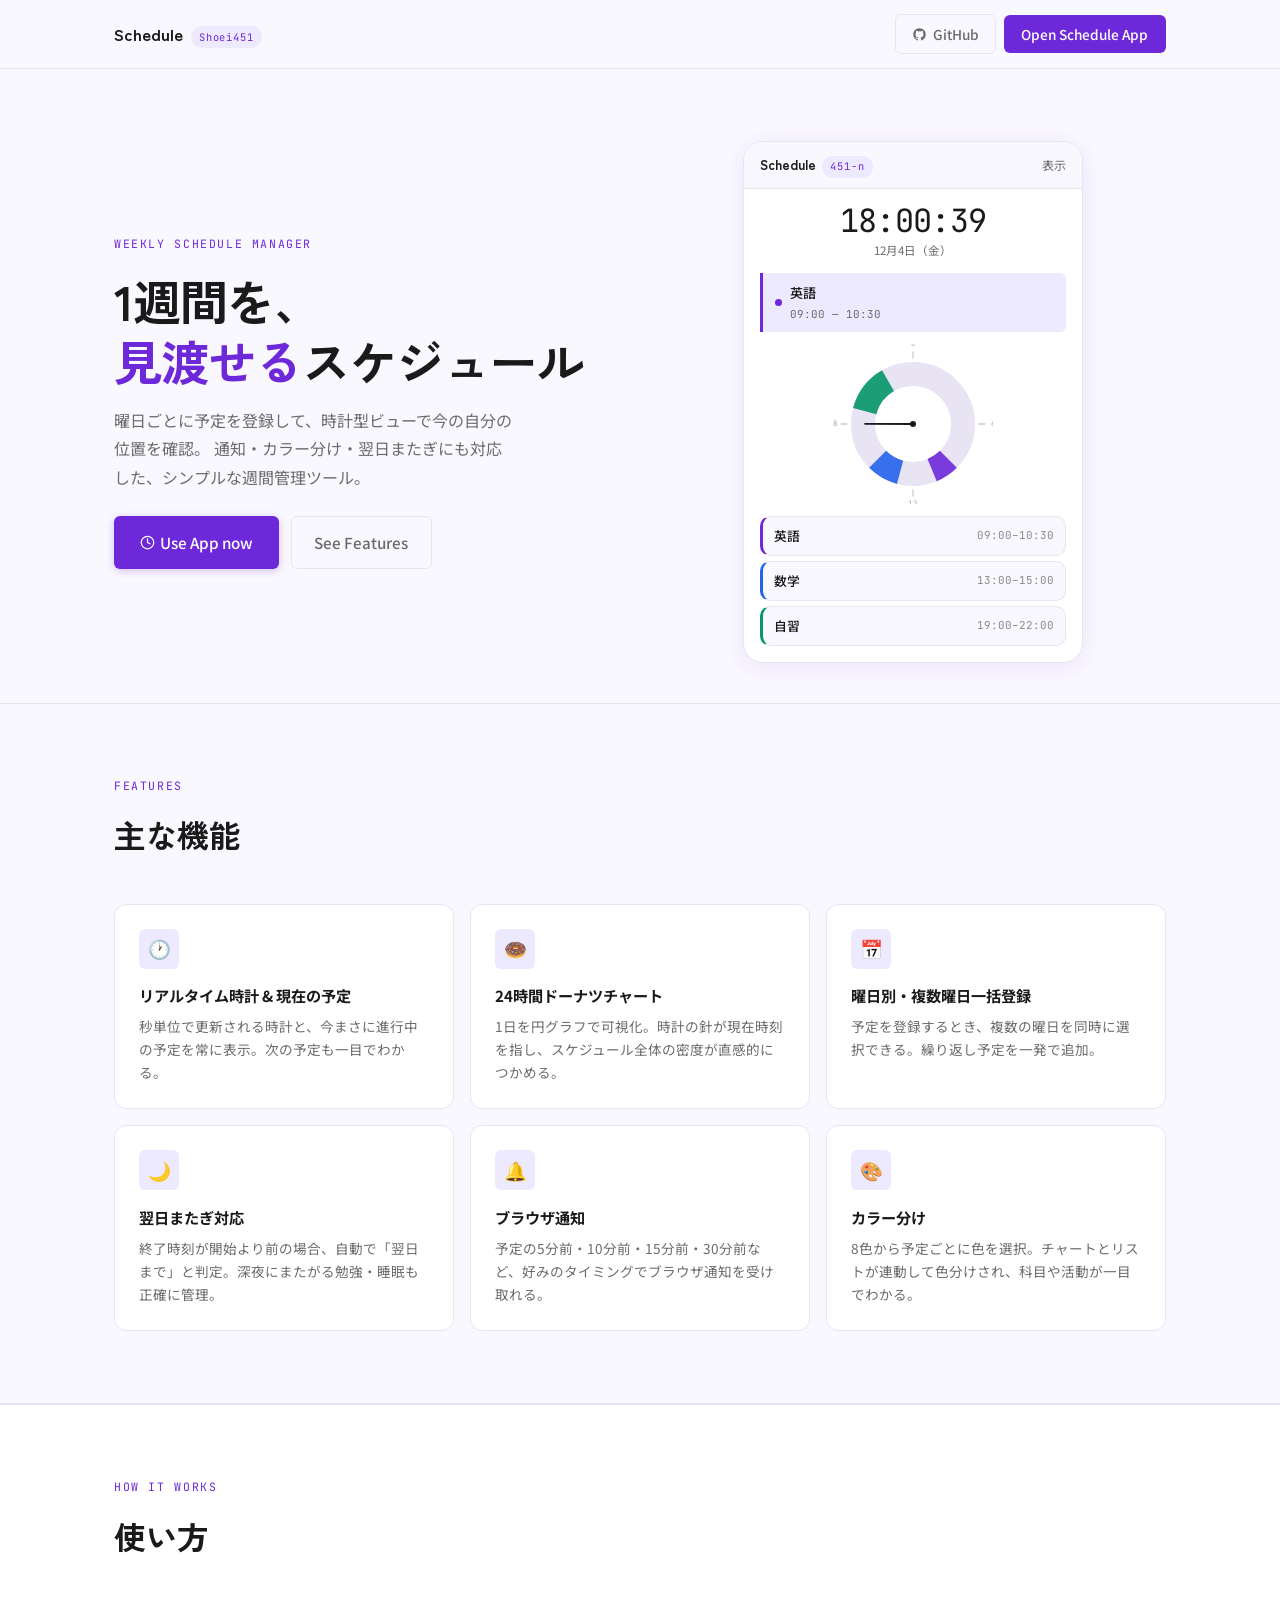
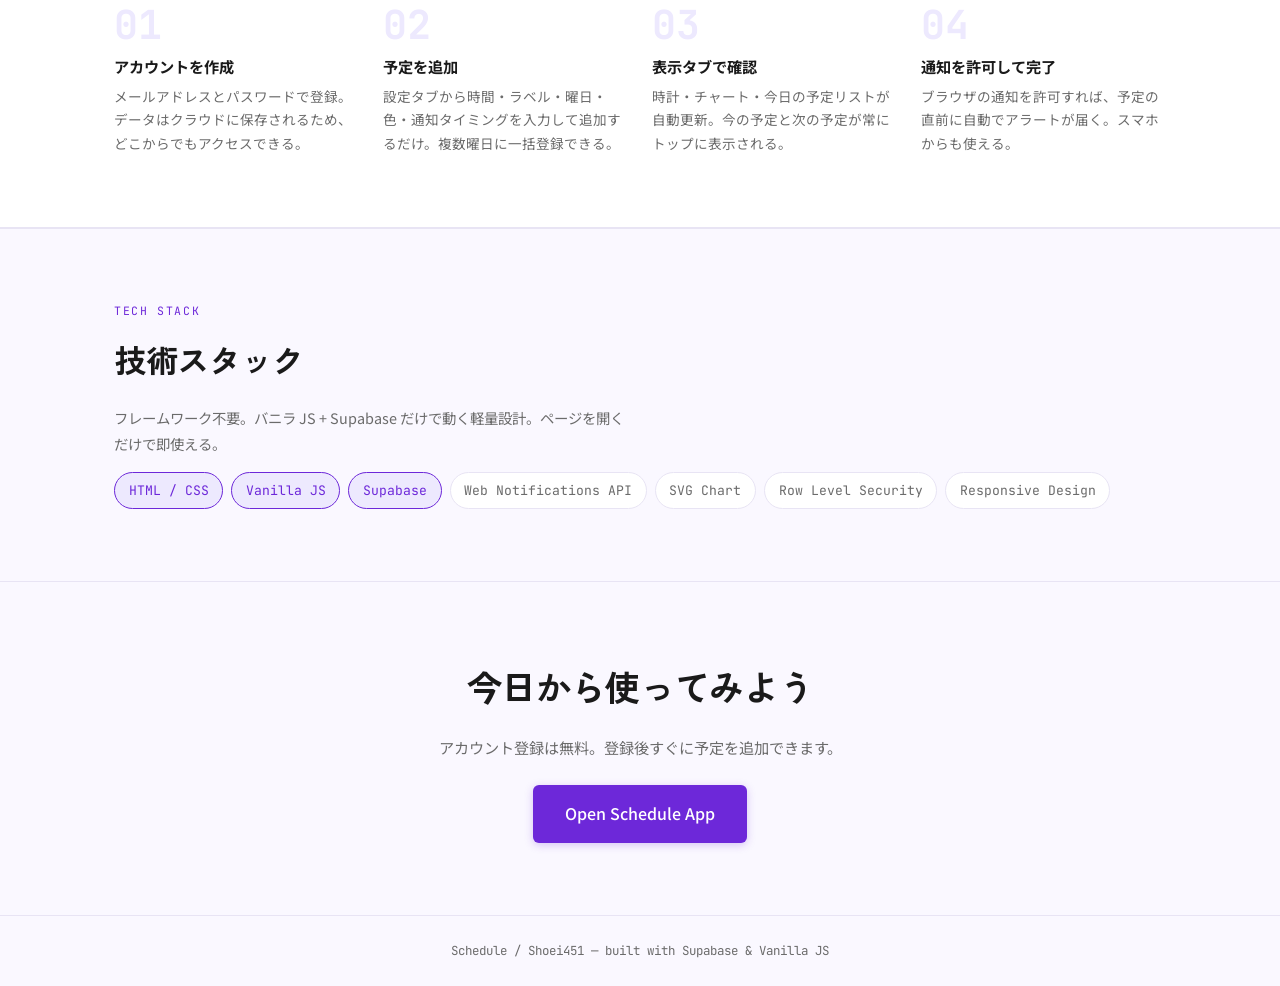
<file: index.html>
<!DOCTYPE html>
<html lang="ja">
<head>
  <meta charset="UTF-8">
  <meta name="viewport" content="width=device-width, initial-scale=1.0">
  <title>Schedule | Introduction - Shoei451</title>
  <link rel="icon" href="schedule-tracker.svg">
  <link rel="preconnect" href="https://fonts.googleapis.com">
  <link href="https://fonts.googleapis.com/css2?family=Noto+Sans+JP:wght@400;500;700&family=Zen+Kaku+Gothic+New:wght@400;700&family=JetBrains+Mono:wght@400;500&display=swap" rel="stylesheet">
  <style>
    *, *::before, *::after { box-sizing: border-box; margin: 0; padding: 0; }

    :root {
      --color-bg: #faf8ff;
      --color-surface: #ffffff;
      --color-border: #e8e4f4;
      --color-text-primary: #1a1a1a;
      --color-text-secondary: #6b6b6b;
      --color-accent: #6d28d9;
      --color-accent-light: #ede9fe;
      --color-accent-mid: #8b5cf6;

      --font-sans: 'Noto Sans JP', 'Hiragino Kaku Gothic ProN', sans-serif;
      --font-display: 'Zen Kaku Gothic New', 'Noto Sans JP', sans-serif;
      --font-mono: 'JetBrains Mono', 'Fira Code', monospace;

      --space-xs: 0.5rem;
      --space-sm: 1rem;
      --space-md: 1.5rem;
      --space-lg: 2.5rem;
      --space-xl: 4.5rem;

      --radius-sm: 6px;
      --radius-md: 12px;
      --radius-lg: 20px;
      --shadow-sm: 0 1px 3px rgba(109,40,217,0.06);
      --shadow-md: 0 4px 24px rgba(109,40,217,0.10);
    }

    html { scroll-behavior: smooth; }

    body {
      font-family: var(--font-sans);
      background: var(--color-bg);
      color: var(--color-text-primary);
      font-size: 1rem;
      line-height: 1.8;
      font-feature-settings: "pkna";
      -webkit-font-smoothing: antialiased;
    }

    /* ── NAVBAR ── */
    .navbar {
      position: sticky; top: 0; z-index: 100;
      background: rgba(250, 248, 255, 0.90);
      backdrop-filter: blur(12px);
      -webkit-backdrop-filter: blur(12px);
      border-bottom: 1px solid var(--color-border);
    }
    .navbar__inner {
      max-width: 1100px; margin: 0 auto;
      padding: 0.85rem var(--space-md);
      display: flex; align-items: center; justify-content: space-between;
    }
    .navbar__logo {
      display: flex; align-items: baseline; gap: 0.5rem; text-decoration: none;
    }
    .navbar__logo-text {
      font-family: var(--font-display); font-size: 1.05rem; font-weight: 700;
      color: var(--color-text-primary);
    }
    .badge {
      font-family: var(--font-mono); font-size: 0.65rem;
      color: var(--color-accent); background: var(--color-accent-light);
      padding: 0.1rem 0.5rem; border-radius: 100px; letter-spacing: 0.08em;
    }
    .navbar__cta {
      display: inline-flex; align-items: center;
      padding: 0.45rem 1.1rem; border-radius: var(--radius-sm);
      font-size: 0.85rem; font-weight: 500; font-family: var(--font-sans);
      background: var(--color-accent); color: white;
      text-decoration: none; border: none; cursor: pointer;
      transition: opacity 0.15s;
    }
    .navbar__cta:hover { opacity: 0.85; }

    /* ── HERO ── */
    .hero {
      max-width: 1100px; margin: 0 auto;
      padding: var(--space-xl) var(--space-md) var(--space-lg);
      display: grid;
      grid-template-columns: 1fr 1fr;
      gap: var(--space-lg);
      align-items: center;
    }
    @media (max-width: 768px) {
      .hero { grid-template-columns: 1fr; padding: var(--space-lg) var(--space-md); }
      .hero__visual { order: -1; }
    }
    .hero__eyebrow {
      font-family: var(--font-mono); font-size: 0.72rem;
      letter-spacing: 0.14em; text-transform: uppercase;
      color: var(--color-accent); margin-bottom: 0.9rem;
    }
    .hero__title {
      font-family: var(--font-display);
      font-size: clamp(2rem, 5vw, 3rem);
      font-weight: 700; line-height: 1.25;
      letter-spacing: -0.02em;
      margin-bottom: var(--space-sm);
    }
    .hero__title span { color: var(--color-accent); }
    .hero__sub {
      font-size: 1rem; color: var(--color-text-secondary);
      max-width: 400px; line-height: 1.8; margin-bottom: var(--space-md);
    }
    .hero__actions { display: flex; gap: 0.75rem; flex-wrap: wrap; }
    .btn--primary {
      display: inline-flex; align-items: center; gap: 0.35rem;
      padding: 0.75rem 1.6rem; border-radius: var(--radius-sm);
      font-family: var(--font-sans); font-size: 0.95rem; font-weight: 500;
      background: var(--color-accent); color: white;
      text-decoration: none; border: none; cursor: pointer;
      transition: all 0.15s; box-shadow: 0 2px 8px rgba(109,40,217,0.25);
    }
    .btn--primary:hover { opacity: 0.88; transform: translateY(-1px); }
    .btn--ghost {
      display: inline-flex; align-items: center; gap: 0.35rem;
      padding: 0.75rem 1.4rem; border-radius: var(--radius-sm);
      font-family: var(--font-sans); font-size: 0.95rem; font-weight: 500;
      background: transparent; color: var(--color-text-secondary);
      text-decoration: none; border: 1px solid var(--color-border);
      transition: all 0.15s; cursor: pointer;
    }
    .btn--ghost:hover { background: var(--color-surface); color: var(--color-text-primary); }

    /* ── APP MOCKUP SVG ── */
    .hero__visual {
      display: flex; justify-content: center;
    }
    .mockup-wrap {
      background: var(--color-surface);
      border: 1px solid var(--color-border);
      border-radius: var(--radius-lg);
      box-shadow: var(--shadow-md);
      overflow: hidden; width: 100%; max-width: 340px;
    }
    .mockup-bar {
      background: rgba(250,248,255,0.95);
      border-bottom: 1px solid var(--color-border);
      padding: 0.65rem 1rem;
      display: flex; align-items: center; justify-content: space-between;
    }
    .mockup-bar-brand { font-family: var(--font-display); font-size: 0.85rem; font-weight: 700; }
    .mockup-body { padding: 1rem; }
    .mockup-clock {
      text-align: center; margin-bottom: 0.75rem;
    }
    .mockup-clock-time {
      font-family: var(--font-mono); font-size: 2rem; font-weight: 400;
      letter-spacing: -0.02em; color: var(--color-text-primary); line-height: 1;
    }
    .mockup-clock-date { font-size: 0.72rem; color: var(--color-text-secondary); margin-top: 0.2rem; }
    .mockup-event {
      background: #ede9fe; border-left: 3px solid #6d28d9;
      border-radius: 0 var(--radius-sm) var(--radius-sm) 0;
      padding: 0.5rem 0.75rem; margin-bottom: 0.75rem;
      display: flex; align-items: center; gap: 0.5rem;
    }
    .mockup-event-dot { width: 7px; height: 7px; border-radius: 50%; background: #6d28d9; flex-shrink: 0; }
    .mockup-event-label { font-size: 0.82rem; font-weight: 500; }
    .mockup-event-time { font-size: 0.68rem; color: var(--color-text-secondary); font-family: var(--font-mono); }
    .mockup-chart-wrap { display: flex; justify-content: center; margin-bottom: 0.75rem; }

    /* ── FEATURES ── */
    .section {
      max-width: 1100px; margin: 0 auto;
      padding: var(--space-xl) var(--space-md);
    }
    .section__eyebrow {
      font-family: var(--font-mono); font-size: 0.72rem;
      letter-spacing: 0.14em; text-transform: uppercase;
      color: var(--color-accent); margin-bottom: 0.6rem;
    }
    .section__title {
      font-family: var(--font-display); font-size: clamp(1.5rem, 3vw, 2rem);
      font-weight: 700; letter-spacing: -0.01em; margin-bottom: var(--space-lg);
    }
    .features-grid {
      display: grid;
      grid-template-columns: repeat(auto-fit, minmax(260px, 1fr));
      gap: var(--space-sm);
    }
    .feature-card {
      background: var(--color-surface);
      border: 1px solid var(--color-border);
      border-radius: var(--radius-md);
      padding: var(--space-md);
      transition: box-shadow 0.2s, transform 0.2s;
    }
    .feature-card:hover { box-shadow: var(--shadow-md); transform: translateY(-2px); }
    .feature-icon {
      width: 40px; height: 40px; border-radius: var(--radius-sm);
      background: var(--color-accent-light);
      display: flex; align-items: center; justify-content: center;
      margin-bottom: 0.85rem; font-size: 1.15rem;
    }
    .feature-title { font-size: 0.95rem; font-weight: 700; margin-bottom: 0.35rem; }
    .feature-desc { font-size: 0.85rem; color: var(--color-text-secondary); line-height: 1.7; }

    /* ── HOW IT WORKS ── */
    .how-section {
      background: var(--color-surface);
      border-top: 1px solid var(--color-border);
      border-bottom: 1px solid var(--color-border);
    }
    .steps {
      display: grid;
      grid-template-columns: repeat(auto-fit, minmax(200px, 1fr));
      gap: var(--space-md);
    }
    .step { position: relative; }
    .step__num {
      font-family: var(--font-mono); font-size: 2.5rem; font-weight: 700;
      color: var(--color-accent-light); line-height: 1; margin-bottom: 0.5rem;
    }
    .step__title { font-size: 0.95rem; font-weight: 700; margin-bottom: 0.3rem; }
    .step__desc { font-size: 0.85rem; color: var(--color-text-secondary); line-height: 1.7; }

    /* ── TECH STACK ── */
    .tech-section { max-width: 1100px; margin: 0 auto; padding: var(--space-xl) var(--space-md); }
    .tech-tags { display: flex; flex-wrap: wrap; gap: 0.5rem; margin-top: var(--space-sm); }
    .tech-tag {
      display: inline-flex; align-items: center; gap: 0.3rem;
      padding: 0.35rem 0.85rem; border-radius: 100px;
      border: 1px solid var(--color-border); font-size: 0.82rem;
      background: var(--color-surface); color: var(--color-text-secondary);
      font-family: var(--font-mono);
    }
    .tech-tag--accent {
      border-color: var(--color-accent); color: var(--color-accent);
      background: var(--color-accent-light);
    }

    /* ── CTA SECTION ── */
    .cta-section {
      text-align: center;
      max-width: 1100px; margin: 0 auto;
      padding: var(--space-xl) var(--space-md);
    }
    .cta-section h2 {
      font-family: var(--font-display); font-size: clamp(1.6rem, 3.5vw, 2.2rem);
      font-weight: 700; letter-spacing: -0.01em; margin-bottom: var(--space-sm);
    }
    .cta-section p { color: var(--color-text-secondary); font-size: 0.95rem; margin-bottom: var(--space-md); }

    /* ── FOOTER ── */
    .footer {
      border-top: 1px solid var(--color-border);
      padding: var(--space-md);
      text-align: center;
      font-size: 0.78rem;
      color: var(--color-text-secondary);
      font-family: var(--font-mono);
    }

    /* ── DIVIDER ── */
    .divider { height: 1px; background: var(--color-border); }
  </style>
</head>
<body>

<!-- NAVBAR -->
<nav class="navbar">
  <div class="navbar__inner">
    <a class="navbar__logo" href="#">
      <span class="navbar__logo-text">Schedule</span>
      <span class="badge">Shoei451</span>
    </a>
    <div style="display:flex;align-items:center;gap:.5rem">
    <a class="btn--ghost" href="https://github.com/Shoei451/schedule_tracker" target="_blank" rel="noopener" style="font-size:.85rem;padding:.45rem 1rem">
        <svg width="15" height="15" viewBox="0 0 24 24" fill="currentColor"><path d="M12 2C6.477 2 2 6.477 2 12c0 4.418 2.865 8.166 6.839 9.489.5.092.682-.217.682-.482 0-.237-.009-.868-.013-1.703-2.782.604-3.369-1.342-3.369-1.342-.454-1.155-1.11-1.463-1.11-1.463-.908-.62.069-.608.069-.608 1.003.07 1.531 1.03 1.531 1.03.892 1.529 2.341 1.087 2.91.832.092-.647.35-1.088.636-1.338-2.22-.253-4.555-1.11-4.555-4.943 0-1.091.39-1.984 1.029-2.683-.103-.253-.446-1.27.098-2.647 0 0 .84-.269 2.75 1.025A9.578 9.578 0 0 1 12 6.836a9.59 9.59 0 0 1 2.504.337c1.909-1.294 2.747-1.025 2.747-1.025.546 1.377.203 2.394.1 2.647.64.699 1.028 1.592 1.028 2.683 0 3.842-2.339 4.687-4.566 4.935.359.309.678.919.678 1.852 0 1.336-.012 2.415-.012 2.743 0 .267.18.578.688.48C19.138 20.163 22 16.418 22 12c0-5.523-4.477-10-10-10z"/></svg>
        GitHub
    </a>
    <a class="navbar__cta" href="home.html">Open Schedule App</a>
    </div>
  </div>
</nav>

<!-- HERO -->
<section>
  <div class="hero">
    <div class="hero__text">
      <p class="hero__eyebrow">Weekly Schedule Manager</p>
      <h1 class="hero__title">1週間を、<br><span>見渡せる</span>スケジュール</h1>
      <p class="hero__sub">
        曜日ごとに予定を登録して、時計型ビューで今の自分の位置を確認。
        通知・カラー分け・翌日またぎにも対応した、シンプルな週間管理ツール。
      </p>
      <div class="hero__actions">
        <a class="btn--primary" href="home.html">
          <svg width="15" height="15" viewBox="0 0 24 24" fill="none" stroke="currentColor" stroke-width="2" stroke-linecap="round" stroke-linejoin="round"><circle cx="12" cy="12" r="10"/><polyline points="12 6 12 12 16 14"/></svg>
          Use App now
        </a>
        <a class="btn--ghost" href="#features">See Features</a>
      </div>
    </div>

    <!-- MOCKUP -->
    <div class="hero__visual">
      <div class="mockup-wrap">
        <div class="mockup-bar">
          <div style="display:flex;align-items:baseline;gap:.4rem">
            <span class="mockup-bar-brand">Schedule</span>
            <span class="badge">451-n</span>
          </div>
          <span style="font-size:.75rem;color:var(--color-text-secondary)">表示</span>
        </div>
        <div class="mockup-body">
          <div class="mockup-clock">
            <div class="mockup-clock-time" id="demo-clock">--:--:--</div>
            <div class="mockup-clock-date" id="demo-date">─</div>
          </div>
          <div class="mockup-event">
            <div class="mockup-event-dot"></div>
            <div>
              <div class="mockup-event-label">英語</div>
              <div class="mockup-event-time">09:00 — 10:30</div>
            </div>
          </div>
          <!-- Mini donut chart (JS-drawn) -->
          <div class="mockup-chart-wrap">
            <svg id="demo-chart" viewBox="0 0 160 160" width="160" height="160"></svg>
          </div>
          <!-- Today list mini -->
          <div style="display:flex;flex-direction:column;gap:.35rem">
            <div style="display:flex;align-items:center;gap:.6rem;padding:.45rem .7rem;background:#faf8ff;border:1px solid #e8e4f4;border-radius:10px;border-left:3px solid #6d28d9">
              <span style="font-size:.8rem;font-weight:500;flex:1">英語</span>
              <span style="font-size:.68rem;color:#888;font-family:'JetBrains Mono',monospace">09:00–10:30</span>
            </div>
            <div style="display:flex;align-items:center;gap:.6rem;padding:.45rem .7rem;background:#faf8ff;border:1px solid #e8e4f4;border-radius:10px;border-left:3px solid #2563eb">
              <span style="font-size:.8rem;font-weight:500;flex:1">数学</span>
              <span style="font-size:.68rem;color:#888;font-family:'JetBrains Mono',monospace">13:00–15:00</span>
            </div>
            <div style="display:flex;align-items:center;gap:.6rem;padding:.45rem .7rem;background:#faf8ff;border:1px solid #e8e4f4;border-radius:10px;border-left:3px solid #059669">
              <span style="font-size:.8rem;font-weight:500;flex:1">自習</span>
              <span style="font-size:.68rem;color:#888;font-family:'JetBrains Mono',monospace">19:00–22:00</span>
            </div>
          </div>
        </div>
      </div>
    </div>
  </div>
</section>

<div class="divider"></div>

<!-- FEATURES -->
<section id="features" class="section">
  <p class="section__eyebrow">Features</p>
  <h2 class="section__title">主な機能</h2>
  <div class="features-grid">

    <div class="feature-card">
      <div class="feature-icon">🕐</div>
      <div class="feature-title">リアルタイム時計 & 現在の予定</div>
      <p class="feature-desc">秒単位で更新される時計と、今まさに進行中の予定を常に表示。次の予定も一目でわかる。</p>
    </div>

    <div class="feature-card">
      <div class="feature-icon">🍩</div>
      <div class="feature-title">24時間ドーナツチャート</div>
      <p class="feature-desc">1日を円グラフで可視化。時計の針が現在時刻を指し、スケジュール全体の密度が直感的につかめる。</p>
    </div>

    <div class="feature-card">
      <div class="feature-icon">📅</div>
      <div class="feature-title">曜日別・複数曜日一括登録</div>
      <p class="feature-desc">予定を登録するとき、複数の曜日を同時に選択できる。繰り返し予定を一発で追加。</p>
    </div>

    <div class="feature-card">
      <div class="feature-icon">🌙</div>
      <div class="feature-title">翌日またぎ対応</div>
      <p class="feature-desc">終了時刻が開始より前の場合、自動で「翌日まで」と判定。深夜にまたがる勉強・睡眠も正確に管理。</p>
    </div>

    <div class="feature-card">
      <div class="feature-icon">🔔</div>
      <div class="feature-title">ブラウザ通知</div>
      <p class="feature-desc">予定の5分前・10分前・15分前・30分前など、好みのタイミングでブラウザ通知を受け取れる。</p>
    </div>

    <div class="feature-card">
      <div class="feature-icon">🎨</div>
      <div class="feature-title">カラー分け</div>
      <p class="feature-desc">8色から予定ごとに色を選択。チャートとリストが連動して色分けされ、科目や活動が一目でわかる。</p>
    </div>

  </div>
</section>

<div class="divider"></div>

<!-- HOW IT WORKS -->
<section class="how-section">
  <div class="section">
    <p class="section__eyebrow">How It Works</p>
    <h2 class="section__title">使い方</h2>
    <div class="steps">
      <div class="step">
        <div class="step__num">01</div>
        <div class="step__title">アカウントを作成</div>
        <p class="step__desc">メールアドレスとパスワードで登録。データはクラウドに保存されるため、どこからでもアクセスできる。</p>
      </div>
      <div class="step">
        <div class="step__num">02</div>
        <div class="step__title">予定を追加</div>
        <p class="step__desc">設定タブから時間・ラベル・曜日・色・通知タイミングを入力して追加するだけ。複数曜日に一括登録できる。</p>
      </div>
      <div class="step">
        <div class="step__num">03</div>
        <div class="step__title">表示タブで確認</div>
        <p class="step__desc">時計・チャート・今日の予定リストが自動更新。今の予定と次の予定が常にトップに表示される。</p>
      </div>
      <div class="step">
        <div class="step__num">04</div>
        <div class="step__title">通知を許可して完了</div>
        <p class="step__desc">ブラウザの通知を許可すれば、予定の直前に自動でアラートが届く。スマホからも使える。</p>
      </div>
    </div>
  </div>
</section>

<div class="divider"></div>

<!-- TECH STACK -->
<section class="tech-section">
  <p class="section__eyebrow">Tech Stack</p>
  <h2 class="section__title" style="margin-bottom:var(--space-sm)">技術スタック</h2>
  <p style="font-size:.9rem;color:var(--color-text-secondary);max-width:520px;margin-bottom:var(--space-sm)">
    フレームワーク不要。バニラ JS + Supabase だけで動く軽量設計。ページを開くだけで即使える。
  </p>
  <div class="tech-tags">
    <span class="tech-tag tech-tag--accent">HTML / CSS</span>
    <span class="tech-tag tech-tag--accent">Vanilla JS</span>
    <span class="tech-tag tech-tag--accent">Supabase</span>
    <span class="tech-tag">Web Notifications API</span>
    <span class="tech-tag">SVG Chart</span>
    <span class="tech-tag">Row Level Security</span>
    <span class="tech-tag">Responsive Design</span>
  </div>
</section>

<div class="divider"></div>

<!-- CTA -->
<section class="cta-section">
  <h2>今日から使ってみよう</h2>
  <p>アカウント登録は無料。登録後すぐに予定を追加できます。</p>
  <a class="btn--primary" href="home.html" style="font-size:1rem;padding:.9rem 2rem">
    Open Schedule App
  </a>
</section>

<!-- FOOTER -->
<footer class="footer">
  <span>Schedule / Shoei451 — built with Supabase &amp; Vanilla JS</span>
</footer>

<script>
  // ── Chart helpers (same logic as main.js) ──
  const CX = 80, CY = 80, R = 62, r = 38;

  function polar(cx, cy, radius, deg) {
    const rad = deg * Math.PI / 180;
    return { x: cx + radius * Math.cos(rad), y: cy + radius * Math.sin(rad) };
  }
  function h2deg(h) { return (h / 24) * 360 - 90; }
  function arcPath(h0, h1) {
    const a0 = h2deg(h0), a1 = h2deg(h1);
    let span = a1 - a0; if (span <= 0) span += 360;
    const lg = span > 180 ? 1 : 0;
    const p = (R2, a) => { const pt = polar(CX, CY, R2, a); return `${pt.x.toFixed(2)},${pt.y.toFixed(2)}`; };
    return `M ${p(R,a0)} A ${R} ${R} 0 ${lg} 1 ${p(R,a1)} L ${p(r,a1)} A ${r} ${r} 0 ${lg} 0 ${p(r,a0)} Z`;
  }
  function nowHour() {
    const n = new Date(); return n.getHours() + n.getMinutes()/60 + n.getSeconds()/3600;
  }

  const DEMO_SLOTS = [
    { start: 9,  end: 10.5, color: '#6d28d9' },
    { start: 13, end: 15,   color: '#2563eb' },
    { start: 19, end: 22,   color: '#059669' },
  ];

  function drawDemoChart() {
    const svg = document.getElementById('demo-chart');
    let html = '';

    // Track
    html += `<circle cx="${CX}" cy="${CY}" r="${(R+r)/2}" fill="none" stroke="#e8e4f4" stroke-width="${R-r}"/>`;

    // Slot arcs
    for (const s of DEMO_SLOTS) {
      html += `<path d="${arcPath(s.start, s.end)}" fill="${s.color}" opacity="0.9"/>`;
    }

    // Tick marks & labels
    [0, 6, 12, 18].forEach(h => {
      const deg = h2deg(h);
      const p1 = polar(CX, CY, R+4, deg), p2 = polar(CX, CY, R+10, deg), pt = polar(CX, CY, R+18, deg);
      html += `<line x1="${p1.x.toFixed(2)}" y1="${p1.y.toFixed(2)}" x2="${p2.x.toFixed(2)}" y2="${p2.y.toFixed(2)}" stroke="#ccc" stroke-width="1.3" stroke-linecap="round"/>`;
      html += `<text x="${pt.x.toFixed(2)}" y="${pt.y.toFixed(2)}" text-anchor="middle" dominant-baseline="middle" font-size="7.5" fill="#aaa" font-family="JetBrains Mono,monospace">${h}</text>`;
    });

    // Hand placeholder (updated by updateDemoClock)
    html += `<line id="demo-hand" x1="${CX}" y1="${CY}" x2="${CX}" y2="${CX}" stroke="#1a1a1a" stroke-width="1.8" stroke-linecap="round"/>`;
    html += `<circle cx="${CX}" cy="${CY}" r="3" fill="#1a1a1a"/>`;

    svg.innerHTML = html;
  }

  // ── Clock ──
  const DAYS = ['日','月','火','水','木','金','土'];
  function updateDemoClock() {
    const now = new Date();
    document.getElementById('demo-clock').textContent =
      now.toLocaleTimeString('ja-JP', { hour: '2-digit', minute: '2-digit', second: '2-digit', hour12: false });
    document.getElementById('demo-date').textContent =
      `${now.getMonth()+1}月${now.getDate()}日（${DAYS[now.getDay()]}）`;

    const p = polar(CX, CY, (R+r)/2 - 2, h2deg(nowHour()));
    const hand = document.getElementById('demo-hand');
    if (hand) { hand.setAttribute('x2', p.x.toFixed(2)); hand.setAttribute('y2', p.y.toFixed(2)); }
  }

  drawDemoChart();
  updateDemoClock();
  setInterval(updateDemoClock, 1000);
</script>

</body>
</html>
</file>
